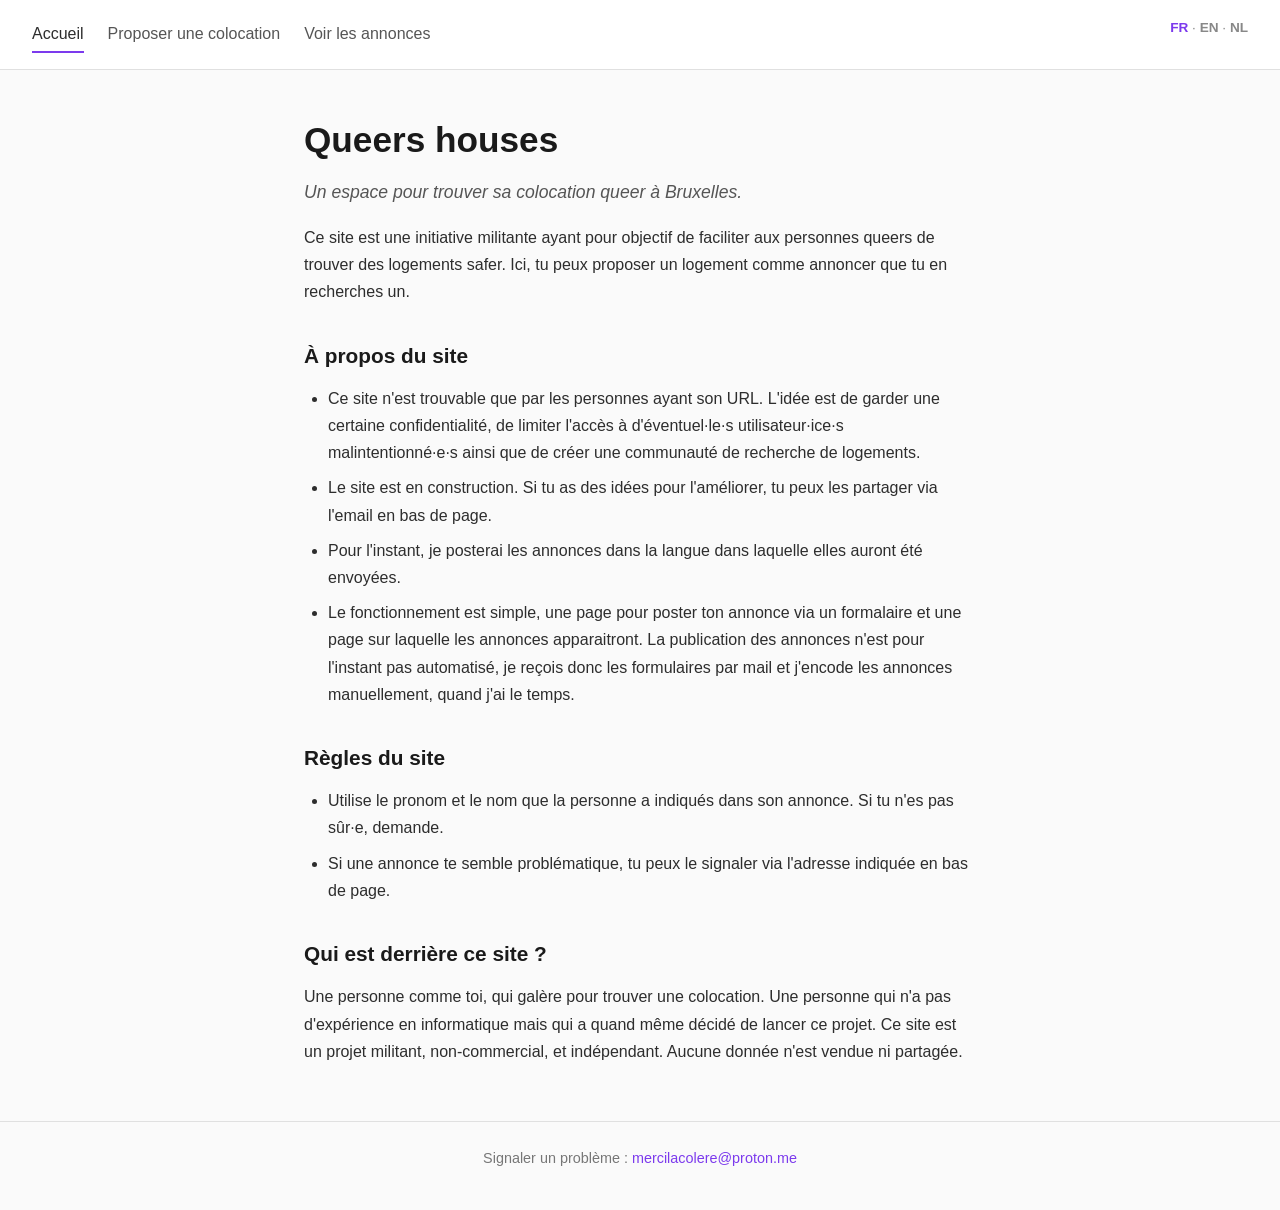
<file: index.html>
<!DOCTYPE html>
<html lang="fr">
<head>
  <meta charset="UTF-8">
  <meta name="viewport" content="width=device-width, initial-scale=1.0">
  <meta name="robots" content="noindex, nofollow">
  <title>Queers houses</title>
  <link rel="stylesheet" href="style.css">
</head>
<body>
  <header>
    <nav>
      <a href="index.html" class="active">Accueil</a>
      <a href="proposer.html">Proposer une colocation</a>
      <a href="annonces.html">Voir les annonces</a>
      <span class="lang-switcher">
        <a href="index.html" class="active">FR</a> ·
        <a href="index-en.html">EN</a> ·
        <a href="index-nl.html">NL</a>
      </span>
    </nav>
  </header>

  <main>
    <section class="hero">
      <h1>Queers houses</h1>
      <p class="tagline">Un espace pour trouver sa colocation queer à Bruxelles.</p>
      <p>Ce site est une initiative militante ayant pour objectif de faciliter aux personnes queers de trouver des logements safer. Ici, tu peux proposer un logement comme annoncer que tu en recherches un.</p>
    </section>

    <section>
      <h2>À propos du site</h2>
      <ul>
        <li>Ce site n'est trouvable que par les personnes ayant son URL. L'idée est de garder une certaine confidentialité, de limiter l'accès à d'éventuel·le·s utilisateur·ice·s malintentionné·e·s ainsi que de créer une communauté de recherche de logements.</li>
        <li>Le site est en construction. Si tu as des idées pour l'améliorer, tu peux les partager via l'email en bas de page.</li>
        <li>Pour l'instant, je posterai les annonces dans la langue dans laquelle elles auront été envoyées.</li>
        <li>Le fonctionnement est simple, une page pour poster ton annonce via un formalaire et une page sur laquelle les annonces apparaitront. La publication des annonces n'est pour l'instant pas automatisé, je reçois donc les formulaires par mail et j'encode les annonces manuellement, quand j'ai le temps.</li>
      </ul>
    </section>

    <section>
      <h2>Règles du site</h2>
      <ul>
        <li>Utilise le pronom et le nom que la personne a indiqués dans son annonce. Si tu n'es pas sûr·e, demande.</li>
        <li>Si une annonce te semble problématique, tu peux le signaler via l'adresse indiquée en bas de page.</li>
      </ul>
    </section>

    <section>
      <h2>Qui est derrière ce site ?</h2>
      <p>Une personne comme toi, qui galère pour trouver une colocation. Une personne qui n'a pas d'expérience en informatique mais qui a quand même décidé de lancer ce projet. Ce site est un projet militant, non-commercial, et indépendant. Aucune donnée n'est vendue ni partagée.</p>
    </section>
  </main>

  <footer>
    <p>Signaler un problème : <a href="mailto:mercilacolere@proton.me">mercilacolere@proton.me</a></p>
  </footer>
</body>
</html>
</file>
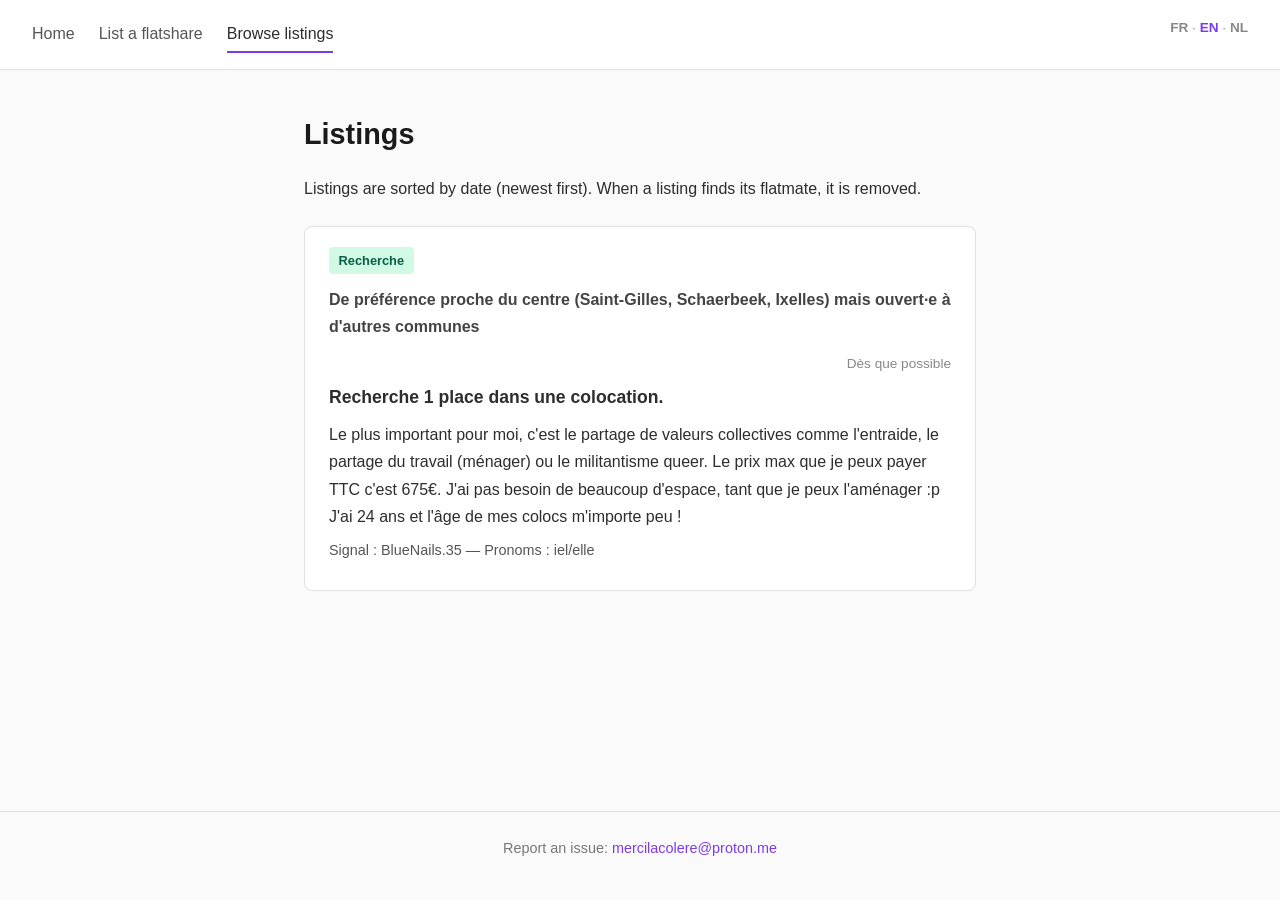
<file: annonces-en.html>
<!DOCTYPE html>
<html lang="en">
<head>
  <meta charset="UTF-8">
  <meta name="viewport" content="width=device-width, initial-scale=1.0">
  <meta name="robots" content="noindex, nofollow">
  <title>Listings — Queers houses</title>
  <link rel="stylesheet" href="style.css">
</head>
<body>
  <header>
    <nav>
      <a href="index-en.html">Home</a>
      <a href="proposer-en.html">List a flatshare</a>
      <a href="annonces-en.html" class="active">Browse listings</a>
      <span class="lang-switcher">
        <a href="index.html">FR</a> ·
        <a href="annonces-en.html" class="active">EN</a> ·
        <a href="annonces-nl.html">NL</a>
      </span>
    </nav>
  </header>

  <main>
    <h1>Listings</h1>
    <p>Listings are sorted by date (newest first). When a listing finds its flatmate, it is removed.</p>

    <div class="annonces">
      <!-- Listings are added manually for now.
           Copy-paste this block for each new listing: -->

      <article class="annonce">
        <div class="annonce-meta">
          <span class="badge badge-chercher">Recherche</span>
          <span class="annonce-quartier">De préférence proche du centre (Saint-Gilles, Schaerbeek, Ixelles) mais ouvert·e à d'autres communes</span>
          <span class="annonce-date">Dès que possible</span>
        </div>
        <h3>Recherche 1 place dans une colocation.</h3>
        <!--<div class="annonce-photos">
          <img src="images/Photo-de-test.jpg" alt="Description photo" loading="lazy">
        </div>-->
        <p>Le plus important pour moi, c'est le partage de valeurs collectives comme l'entraide, le partage du travail (ménager) ou le militantisme queer. Le prix max que je peux payer TTC c'est 675€. J'ai pas besoin de beaucoup d'espace, tant que je peux l'aménager :p <br>J'ai 24 ans et l'âge de mes colocs m'importe peu !</p>
        <p class="annonce-contact">Signal : BlueNails.35 — Pronoms : iel/elle</p>
      </article>

      <!-- Prototype pour annonce qui propose une coloc
      <article class="annonce">
        <div class="annonce-meta">
          <span class="badge badge-proposer">Offering</span>
          <span class="annonce-quartier">Somewhere</span>
          <span class="annonce-date">Someday</span>
        </div>
        <h3>Annonce fictive qui servira de template pour les suivantes.</h3>
        <div class="annonce-photos">
          <img src="images/Photo-de-test.jpg" alt="Description photo" loading="lazy">
        </div>
        <p>Description sw@g</p>
        <p class="annonce-contact">Contact : exemple@proton.me — Pronoms : iel</p>
      </article>-->

    </div>

    <p class="empty-state" id="empty-state" style="display:none;">
      No listings yet. Be the first to post one!
    </p>
  </main>

  <footer>
    <p>Report an issue: <a href="mailto:mercilacolere@proton.me">mercilacolere@proton.me</a></p>
  </footer>
</body>
</html>
</file>
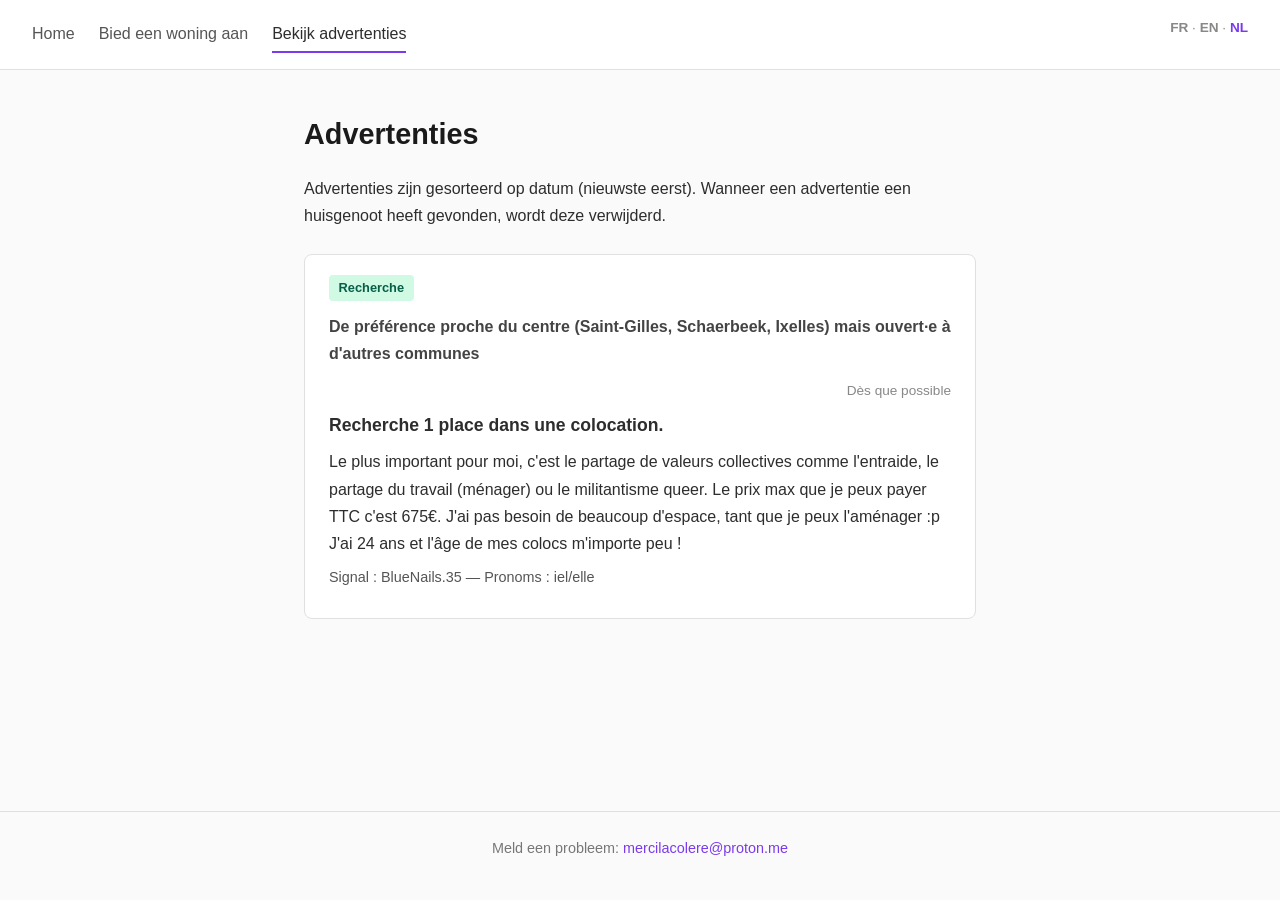
<file: annonces-nl.html>
<!DOCTYPE html>
<html lang="nl">
<head>
  <meta charset="UTF-8">
  <meta name="viewport" content="width=device-width, initial-scale=1.0">
  <meta name="robots" content="noindex, nofollow">
  <title>Advertenties — Queers houses</title>
  <link rel="stylesheet" href="style.css">
</head>
<body>
  <header>
    <nav>
      <a href="index-nl.html">Home</a>
      <a href="proposer-nl.html">Bied een woning aan</a>
      <a href="annonces-nl.html" class="active">Bekijk advertenties</a>
      <span class="lang-switcher">
        <a href="index.html">FR</a> ·
        <a href="annonces-en.html">EN</a> ·
        <a href="annonces-nl.html" class="active">NL</a>
      </span>
    </nav>
  </header>

  <main>
    <h1>Advertenties</h1>
    <p>Advertenties zijn gesorteerd op datum (nieuwste eerst). Wanneer een advertentie een huisgenoot heeft gevonden, wordt deze verwijderd.</p>

    <div class="annonces">
      <!-- Advertenties worden voorlopig handmatig toegevoegd.
           Kopieer dit blok voor elke nieuwe advertentie: -->

      <article class="annonce">
        <div class="annonce-meta">
          <span class="badge badge-chercher">Recherche</span>
          <span class="annonce-quartier">De préférence proche du centre (Saint-Gilles, Schaerbeek, Ixelles) mais ouvert·e à d'autres communes</span>
          <span class="annonce-date">Dès que possible</span>
        </div>
        <h3>Recherche 1 place dans une colocation.</h3>
        <!--<div class="annonce-photos">
          <img src="images/Photo-de-test.jpg" alt="Description photo" loading="lazy">
        </div>-->
        <p>Le plus important pour moi, c'est le partage de valeurs collectives comme l'entraide, le partage du travail (ménager) ou le militantisme queer. Le prix max que je peux payer TTC c'est 675€. J'ai pas besoin de beaucoup d'espace, tant que je peux l'aménager :p <br>J'ai 24 ans et l'âge de mes colocs m'importe peu !</p>
        <p class="annonce-contact">Signal : BlueNails.35 — Pronoms : iel/elle</p>
      </article>

      <!-- Prototype pour annonce qui propose une coloc
      <article class="annonce">
        <div class="annonce-meta">
          <span class="badge badge-proposer">Biedt aan</span>
          <span class="annonce-quartier">Somewhere</span>
          <span class="annonce-date">Someday</span>
        </div>
        <h3>Annonce fictive qui servira de template pour les suivantes.</h3>
        <div class="annonce-photos">
          <img src="images/Photo-de-test.jpg" alt="Description photo" loading="lazy">
        </div>
        <p>Description sw@g</p>
        <p class="annonce-contact">Contact : exemple@proton.me — Pronoms : iel</p>
      </article>-->

    </div>

    <p class="empty-state" id="empty-state" style="display:none;">
      Nog geen advertenties. Wees de eerste om er een te plaatsen!
    </p>
  </main>

  <footer>
    <p>Meld een probleem: <a href="mailto:mercilacolere@proton.me">mercilacolere@proton.me</a></p>
  </footer>
</body>
</html>
</file>
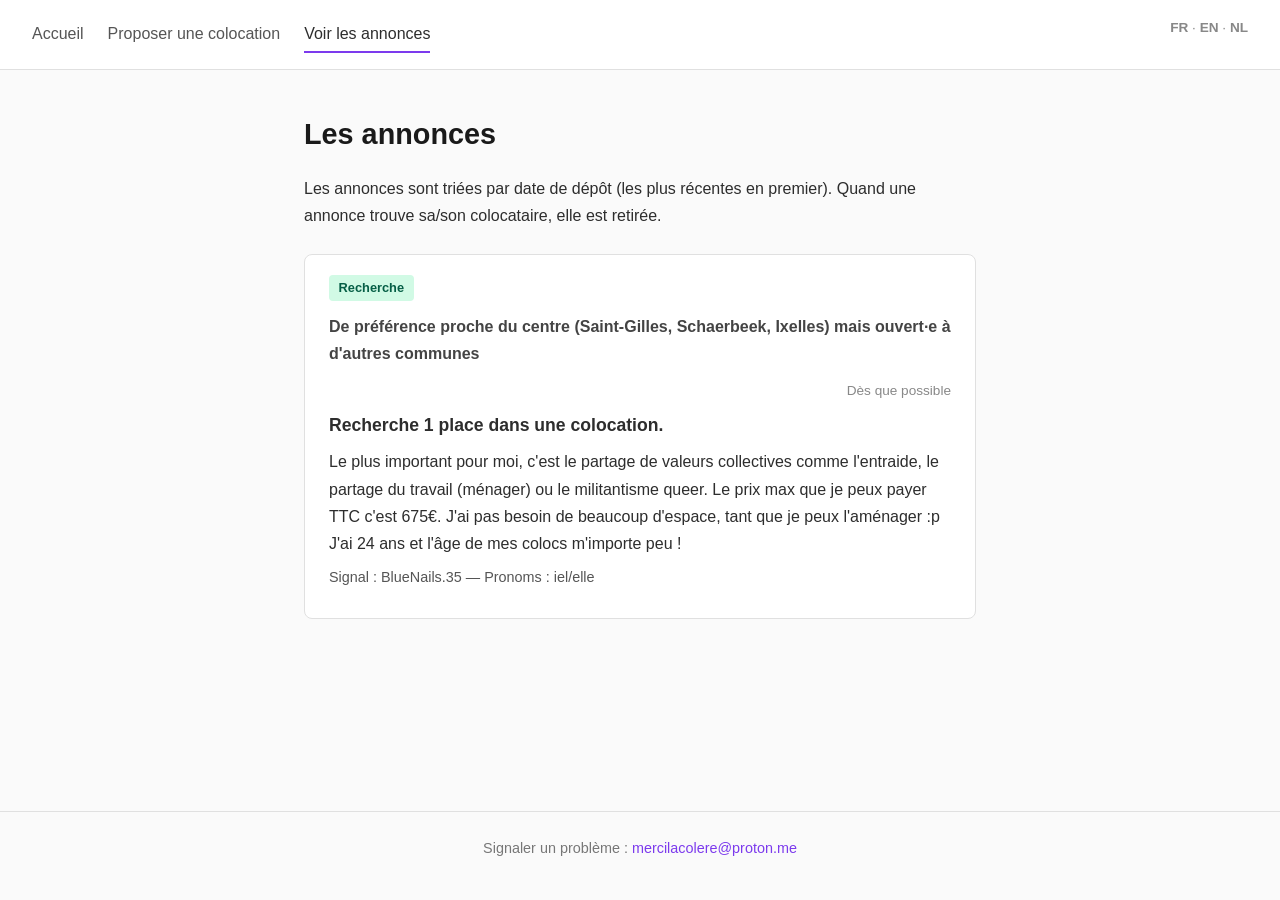
<file: annonces.html>
<!DOCTYPE html>
<html lang="fr">
<head>
  <meta charset="UTF-8">
  <meta name="viewport" content="width=device-width, initial-scale=1.0">
  <meta name="robots" content="noindex, nofollow">
  <title>Les annonces — Queers houses</title>
  <link rel="stylesheet" href="style.css">
</head>
<body>
  <header>
    <nav>
      <a href="index.html">Accueil</a>
      <a href="proposer.html">Proposer une colocation</a>
      <a href="annonces.html" class="active">Voir les annonces</a>
      <span class="lang-switcher">
        <a href="index.html">FR</a> ·
        <a href="annonces-en.html">EN</a> ·
        <a href="annonces-nl.html">NL</a>
      </span>
    </nav>
  </header>

  <main>
    <h1>Les annonces</h1>
    <p>Les annonces sont triées par date de dépôt (les plus récentes en premier). Quand une annonce trouve sa/son colocataire, elle est retirée.</p>

    <div class="annonces">
      <!-- Les annonces seront ajoutées ici manuellement pour l'instant.
           Format à copier-coller pour chaque annonce : -->
      
      <article class="annonce">
        <div class="annonce-meta">
          <span class="badge badge-chercher">Recherche</span>
          <span class="annonce-quartier">De préférence proche du centre (Saint-Gilles, Schaerbeek, Ixelles) mais ouvert·e à d'autres communes</span>
          <span class="annonce-date">Dès que possible</span>
        </div>
        <h3>Recherche 1 place dans une colocation.</h3>
        <!--<div class="annonce-photos">
          <img src="images/Photo-de-test.jpg" alt="Description photo" loading="lazy">
        </div>-->
        <p>Le plus important pour moi, c'est le partage de valeurs collectives comme l'entraide, le partage du travail (ménager) ou le militantisme queer. Le prix max que je peux payer TTC c'est 675€. J'ai pas besoin de beaucoup d'espace, tant que je peux l'aménager :p <br>J'ai 24 ans et l'âge de mes colocs m'importe peu !</p>
        <p class="annonce-contact">Signal : BlueNails.35 — Pronoms : iel/elle</p>
      </article>

      <!-- Prototype pour annonce qui propose une coloc
      <article class="annonce">
        <div class="annonce-meta">
          <span class="badge badge-proposer">Propose</span>
          <span class="annonce-quartier">Somewhere</span>
          <span class="annonce-date">Someday</span>
        </div>
        <h3>Annonce fictive qui servira de template pour les suivantes.</h3>
        <div class="annonce-photos">
          <img src="images/Photo-de-test.jpg" alt="Description photo" loading="lazy">
        </div>
        <p>Description sw@g</p>
        <p class="annonce-contact">Contact : exemple@proton.me — Pronoms : iel</p>
      </article>-->

    </div>

    <p class="empty-state" id="empty-state" style="display:none;">
      Aucune annonce pour le moment. Sois la première personne à en proposer une !
    </p>
  </main>

  <footer>
    <p>Signaler un problème : <a href="mailto:mercilacolere@proton.me">mercilacolere@proton.me</a></p>
  </footer>
</body>
</html>
</file>
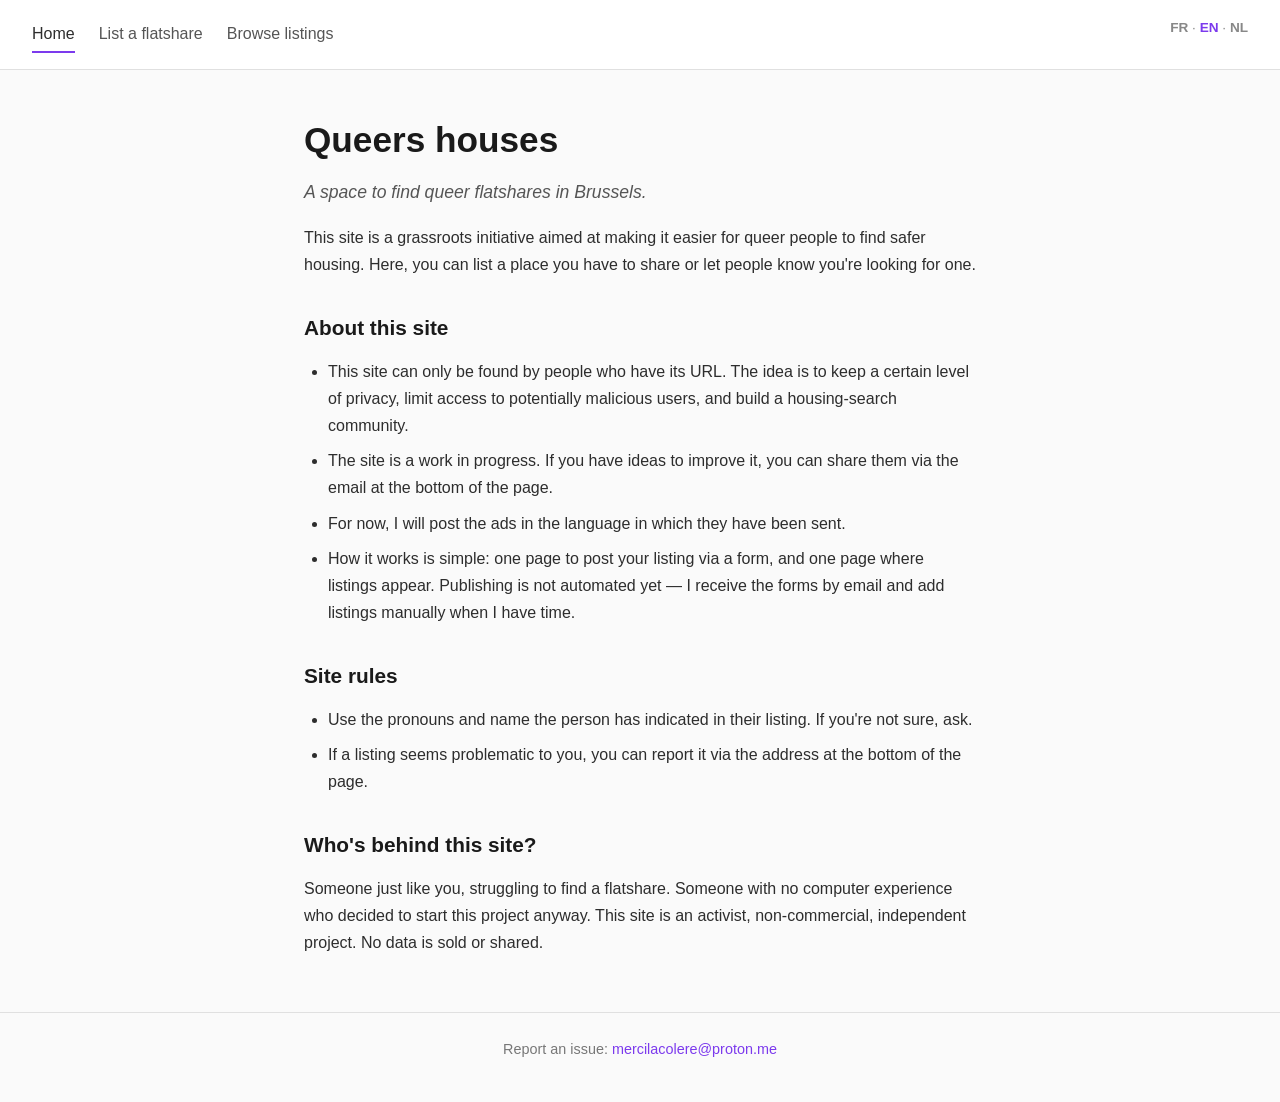
<file: index-en.html>
<!DOCTYPE html>
<html lang="en">
<head>
  <meta charset="UTF-8">
  <meta name="viewport" content="width=device-width, initial-scale=1.0">
  <meta name="robots" content="noindex, nofollow">
  <title>Queers houses</title>
  <link rel="stylesheet" href="style.css">
</head>
<body>
  <header>
    <nav>
      <a href="index-en.html" class="active">Home</a>
      <a href="proposer-en.html">List a flatshare</a>
      <a href="annonces-en.html">Browse listings</a>
      <span class="lang-switcher">
        <a href="index.html">FR</a> ·
        <a href="index-en.html" class="active">EN</a> ·
        <a href="index-nl.html">NL</a>
      </span>
    </nav>
  </header>

  <main>
    <section class="hero">
      <h1>Queers houses</h1>
      <p class="tagline">A space to find queer flatshares in Brussels.</p>
      <p>This site is a grassroots initiative aimed at making it easier for queer people to find safer housing. Here, you can list a place you have to share or let people know you're looking for one.</p>
    </section>

    <section>
      <h2>About this site</h2>
      <ul>
        <li>This site can only be found by people who have its URL. The idea is to keep a certain level of privacy, limit access to potentially malicious users, and build a housing-search community.</li>
        <li>The site is a work in progress. If you have ideas to improve it, you can share them via the email at the bottom of the page.</li>
        <li>For now, I will post the ads in the language in which they have been sent.</li>
        <li>How it works is simple: one page to post your listing via a form, and one page where listings appear. Publishing is not automated yet — I receive the forms by email and add listings manually when I have time.</li>
      </ul>
    </section>

    <section>
      <h2>Site rules</h2>
      <ul>
        <li>Use the pronouns and name the person has indicated in their listing. If you're not sure, ask.</li>
        <li>If a listing seems problematic to you, you can report it via the address at the bottom of the page.</li>
      </ul>
    </section>

    <section>
      <h2>Who's behind this site?</h2>
      <p>Someone just like you, struggling to find a flatshare. Someone with no computer experience who decided to start this project anyway. This site is an activist, non-commercial, independent project. No data is sold or shared.</p>
    </section>
  </main>

  <footer>
    <p>Report an issue: <a href="mailto:mercilacolere@proton.me">mercilacolere@proton.me</a></p>
  </footer>
</body>
</html>
</file>
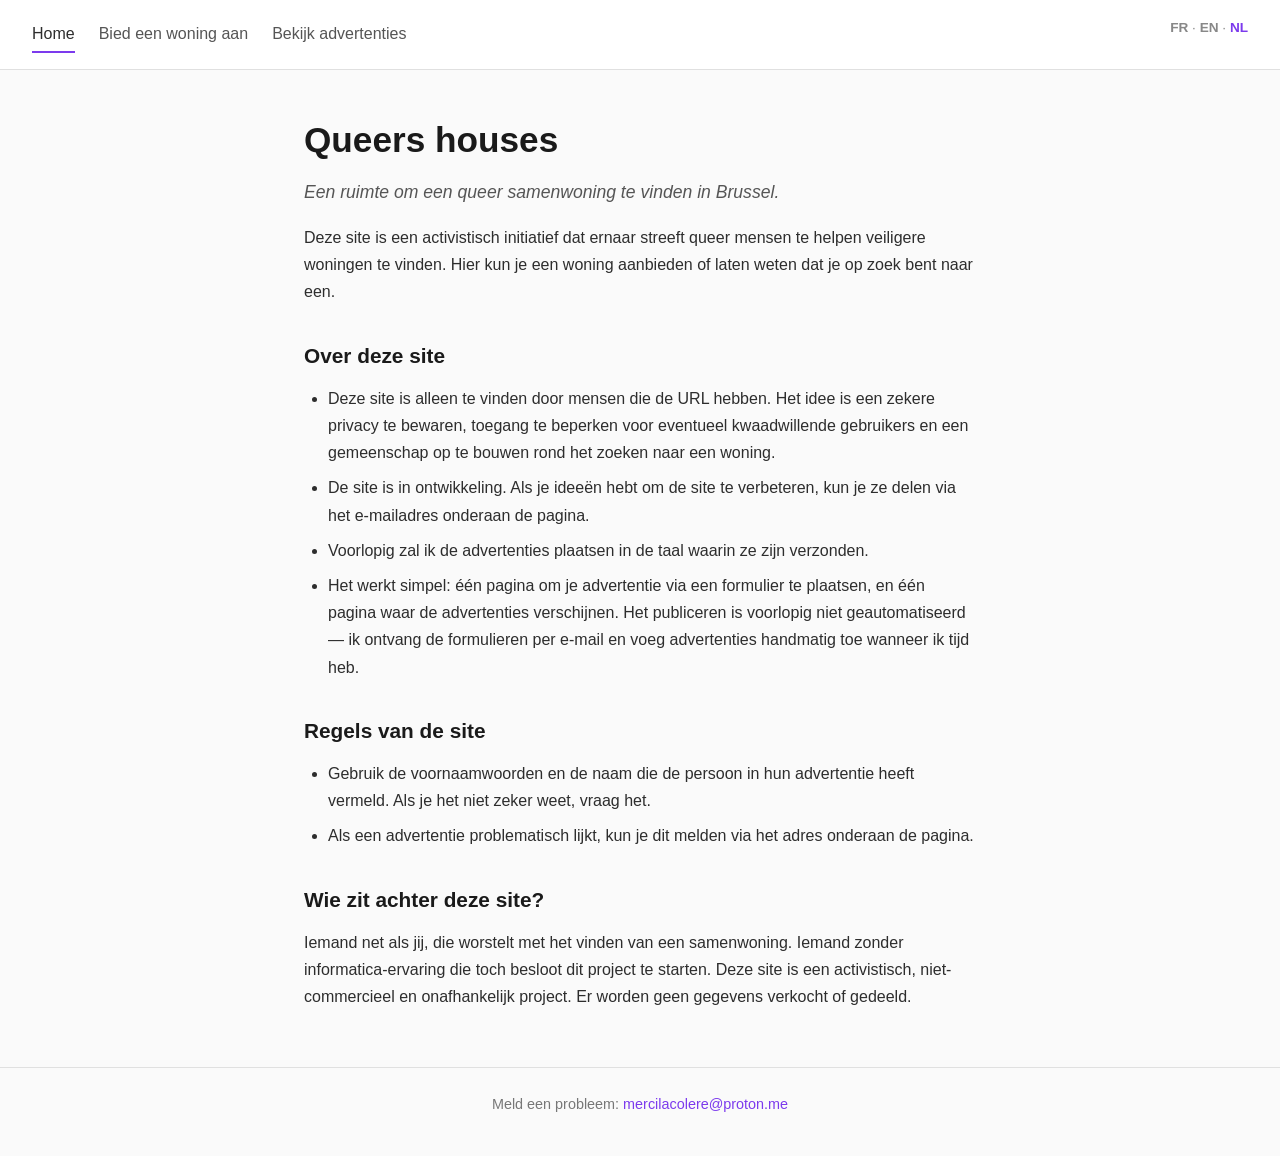
<file: index-nl.html>
<!DOCTYPE html>
<html lang="nl">
<head>
  <meta charset="UTF-8">
  <meta name="viewport" content="width=device-width, initial-scale=1.0">
  <meta name="robots" content="noindex, nofollow">
  <title>Queers houses</title>
  <link rel="stylesheet" href="style.css">
</head>
<body>
  <header>
    <nav>
      <a href="index-nl.html" class="active">Home</a>
      <a href="proposer-nl.html">Bied een woning aan</a>
      <a href="annonces-nl.html">Bekijk advertenties</a>
      <span class="lang-switcher">
        <a href="index.html">FR</a> ·
        <a href="index-en.html">EN</a> ·
        <a href="index-nl.html" class="active">NL</a>
      </span>
    </nav>
  </header>

  <main>
    <section class="hero">
      <h1>Queers houses</h1>
      <p class="tagline">Een ruimte om een queer samenwoning te vinden in Brussel.</p>
      <p>Deze site is een activistisch initiatief dat ernaar streeft queer mensen te helpen veiligere woningen te vinden. Hier kun je een woning aanbieden of laten weten dat je op zoek bent naar een.</p>
    </section>

    <section>
      <h2>Over deze site</h2>
      <ul>
        <li>Deze site is alleen te vinden door mensen die de URL hebben. Het idee is een zekere privacy te bewaren, toegang te beperken voor eventueel kwaadwillende gebruikers en een gemeenschap op te bouwen rond het zoeken naar een woning.</li>
        <li>De site is in ontwikkeling. Als je ideeën hebt om de site te verbeteren, kun je ze delen via het e-mailadres onderaan de pagina.</li>
        <li>Voorlopig zal ik de advertenties plaatsen in de taal waarin ze zijn verzonden.</li>
        <li>Het werkt simpel: één pagina om je advertentie via een formulier te plaatsen, en één pagina waar de advertenties verschijnen. Het publiceren is voorlopig niet geautomatiseerd — ik ontvang de formulieren per e-mail en voeg advertenties handmatig toe wanneer ik tijd heb.</li>
      </ul>
    </section>

    <section>
      <h2>Regels van de site</h2>
      <ul>
        <li>Gebruik de voornaamwoorden en de naam die de persoon in hun advertentie heeft vermeld. Als je het niet zeker weet, vraag het.</li>
        <li>Als een advertentie problematisch lijkt, kun je dit melden via het adres onderaan de pagina.</li>
      </ul>
    </section>

    <section>
      <h2>Wie zit achter deze site?</h2>
      <p>Iemand net als jij, die worstelt met het vinden van een samenwoning. Iemand zonder informatica-ervaring die toch besloot dit project te starten. Deze site is een activistisch, niet-commercieel en onafhankelijk project. Er worden geen gegevens verkocht of gedeeld.</p>
    </section>
  </main>

  <footer>
    <p>Meld een probleem: <a href="mailto:mercilacolere@proton.me">mercilacolere@proton.me</a></p>
  </footer>
</body>
</html>
</file>
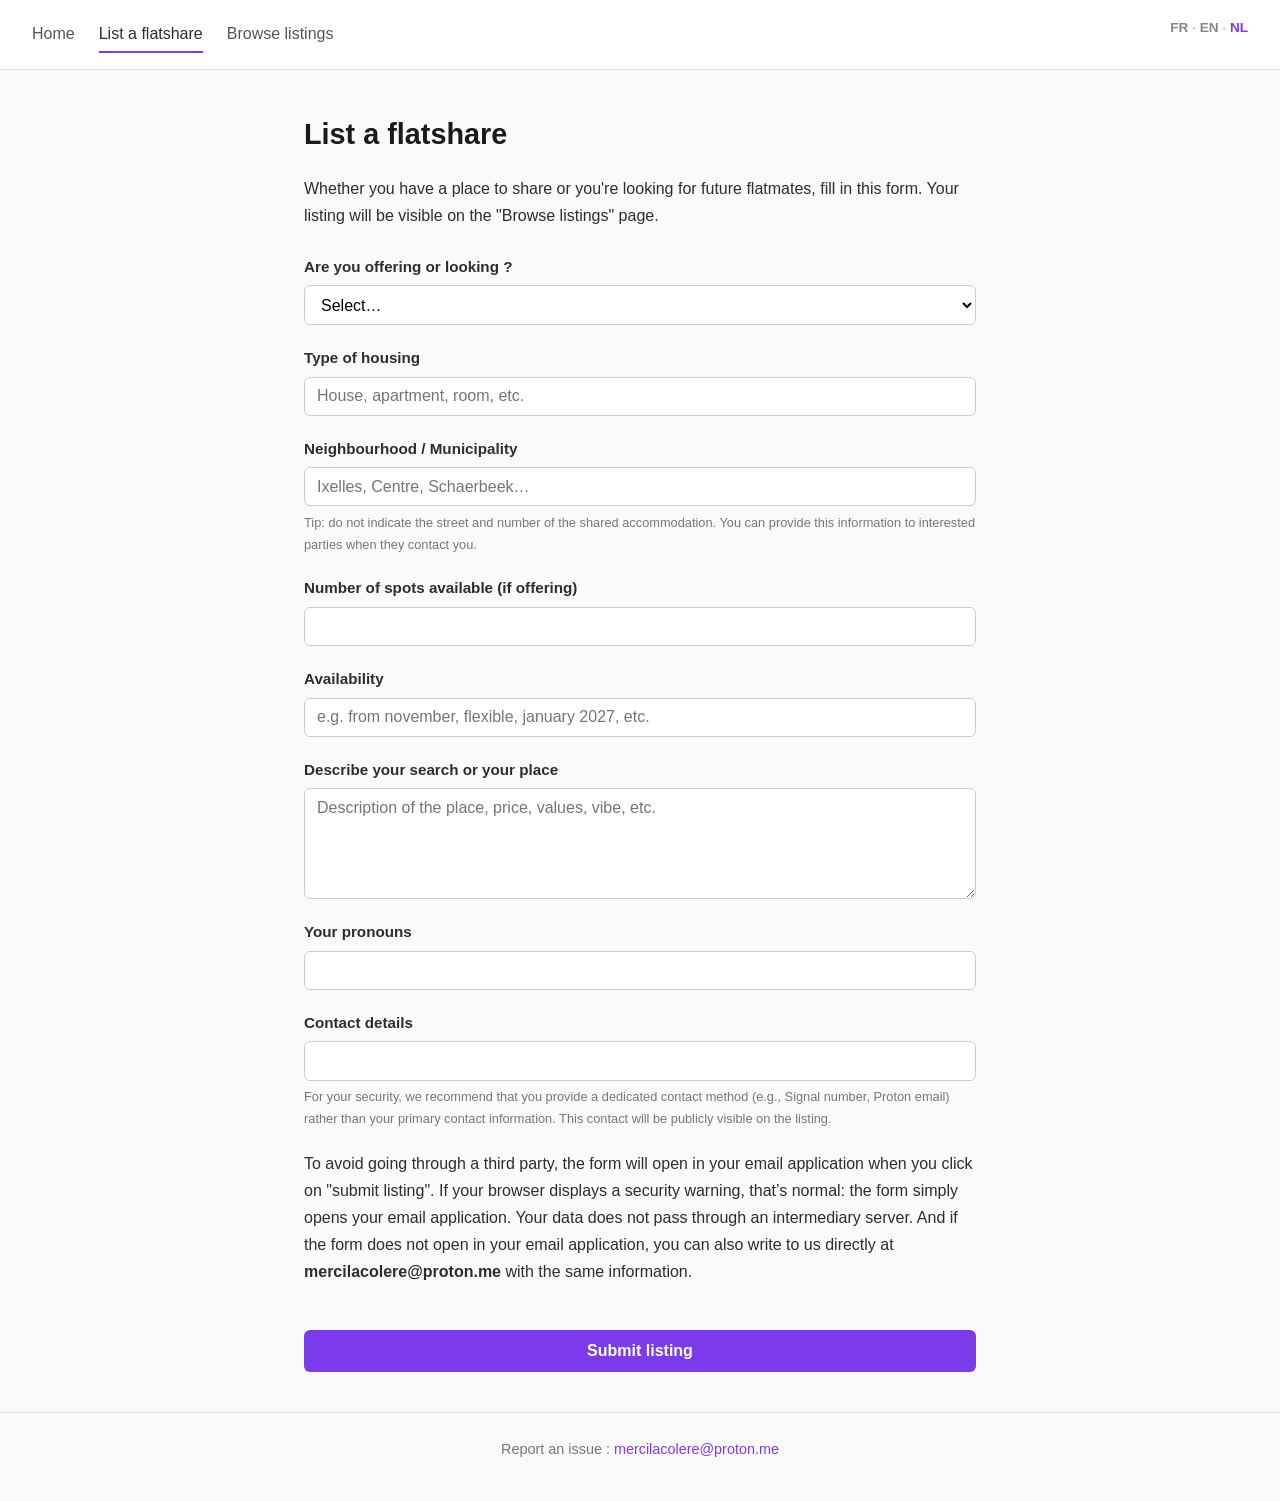
<file: proposer-en.html>
<!DOCTYPE html>
<html lang="en">
<head>
  <meta charset="UTF-8">
  <meta name="viewport" content="width=device-width, initial-scale=1.0">
  <meta name="robots" content="noindex, nofollow">
  <title>List a flatshare — Queers houses</title>
  <link rel="stylesheet" href="style.css">
</head>
<body>
  <header>
    <nav>
      <a href="index-en.html">Home</a>
      <a href="proposer-en.html" class="active">List a flatshare</a>
      <a href="annonces-en.html">Browse listings</a>
      <span class="lang-switcher">
        <a href="index.html">FR</a> ·
        <a href="proposer-en.html">EN</a> ·
        <a href="proposer-nl.html" class="active">NL</a>
      </span>
    </nav>
  </header>

  <main>
    <h1>List a flatshare</h1>
    <p>Whether you have a place to share or you're looking for future flatmates, fill in this form. Your listing will be visible on the "Browse listings" page.</p>

    <form action="mailto:mercilacolere@proton.me" method="post" class="form" onsubmit="return formatEmail(this)">
      <div class="form-group">
        <label for="type">Are you offering or looking ?</label>
        <select id="type" name="type" required>
          <option value="" disabled selected>Select…</option>
          <option value="proposer">I'm offering a place / a room</option>
          <option value="chercher">I'm looking for a place / flatmates</option>
        </select>
      </div>

      <div class="form-group">
        <label for="logement">Type of housing</label>
        <input type="text" id="logement" name="logement" placeholder="House, apartment, room, etc." required>
      </div>

      <div class="form-group">
        <label for="quartier">Neighbourhood / Municipality</label>
        <input type="text" id="quartier" name="quartier" placeholder="Ixelles, Centre, Schaerbeek…" required>
        <small>Tip: do not indicate the street and number of the shared accommodation. You can provide this information to interested parties when they contact you.</small>
      </div>

      <div class="form-group">
        <label for="places">Number of spots available (if offering)</label>
        <input type="number" id="places" name="places" min="1" max="10">
      </div>

      <div class="form-group">
        <label for="dispo">Availability</label>
        <input type="text" id="dispo" name="dispo" placeholder="e.g. from november, flexible, january 2027, etc." required>
      </div>

      <div class="form-group">
        <label for="description">Describe your search or your place</label>
        <textarea id="description" name="description" rows="5" placeholder="Description of the place, price, values, vibe, etc." required></textarea>
      </div>

      <div class="form-group">
        <label for="pronoms">Your pronouns</label>
        <input type="text" id="pronoms" name="pronoms" required>
      </div>

      <div class="form-group">
        <label for="contact">Contact details</label>
        <input type="text" id="contact" name="contact" required>
        <small>For your security, we recommend that you provide a dedicated contact method (e.g., Signal number, Proton email) rather than your primary contact information. This contact will be publicly visible on the listing.</small>
      </div>

      <!--<div class="form-group">
        <label for="photos">Photos (facultatif, max 3 par annonce)</label>
        <input type="file" id="photos" name="photos" accept="image/*" multiple>
        <small>Formats acceptés : JPG, PNG, WebP. Max 3 Mo par photo.</small>
      </div>-->

      <section>
        <p>To avoid going through a third party, the form will open in your email application when you click on "submit listing". If your browser displays a security warning, that’s normal: the form simply opens your email application. Your data does not pass through an intermediary server. And if the form does not open in your email application, you can also write to us directly at <b>mercilacolere@proton.me</b> with the same information.</p>
      </section>

      <button type="submit">Submit listing</button>
    </form>

<script>
function formatEmail(form) {
  const data = new FormData(form);
  let body = "";
  data.forEach(function(value, key) {
    body += key + " : " + value + "\n";
  });
  window.location.href = "mailto:mercilacolere@proton.me?body=" + encodeURIComponent(body);
  return false;
}
</script>
    
  </main>

  <footer>
    <p>Report an issue : <a href="mailto:mercilacolere@proton.me">mercilacolere@proton.me</a></p>
  </footer>
</body>
</html>
</file>
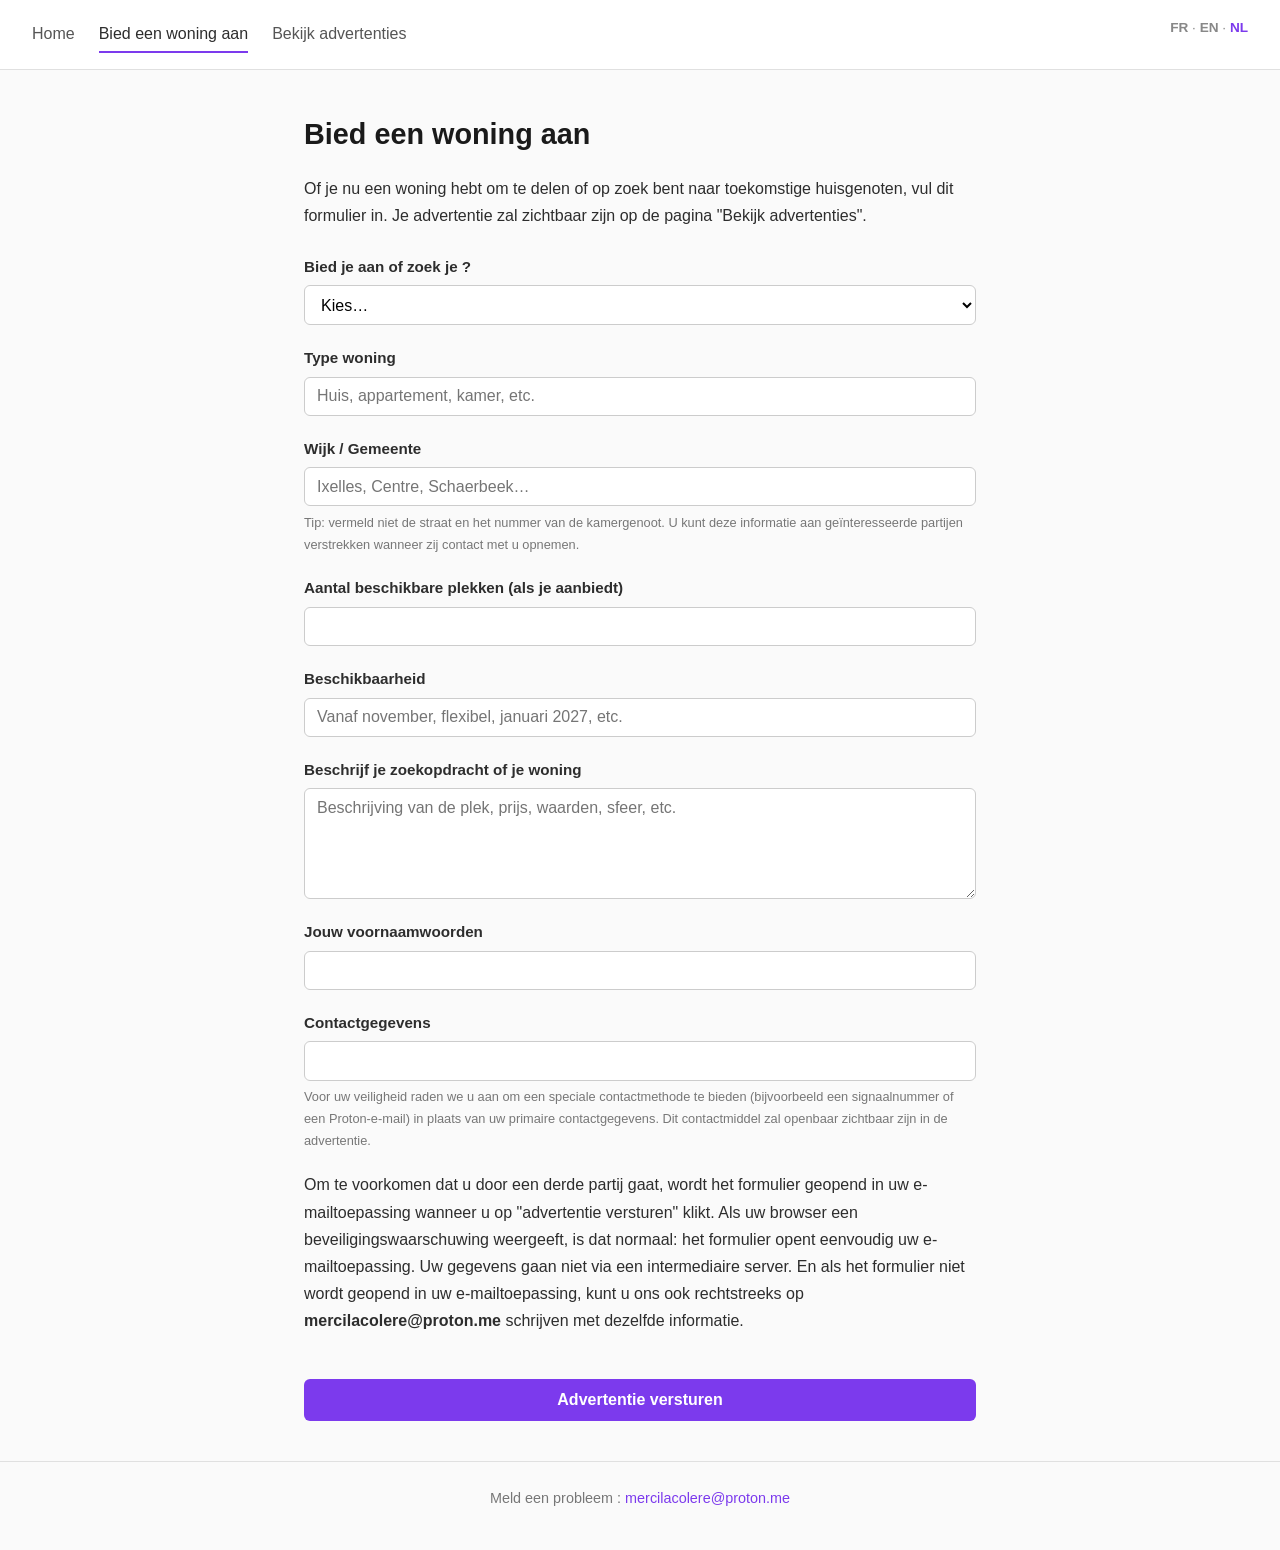
<file: proposer-nl.html>
<!DOCTYPE html>
<html lang="nl">
<head>
  <meta charset="UTF-8">
  <meta name="viewport" content="width=device-width, initial-scale=1.0">
  <meta name="robots" content="noindex, nofollow">
  <title>Bied een woning aan — Queers houses</title>
  <link rel="stylesheet" href="style.css">
</head>
<body>
  <header>
    <nav>
      <a href="index-nl.html">Home</a>
      <a href="proposer-nl.html" class="active">Bied een woning aan</a>
      <a href="annonces-nl.html">Bekijk advertenties</a>
      <span class="lang-switcher">
        <a href="index.html">FR</a> ·
        <a href="proposer-en.html">EN</a> ·
        <a href="proposer-nl.html" class="active">NL</a>
      </span>
    </nav>
  </header>

  <main>
    <h1>Bied een woning aan</h1>
    <p>Of je nu een woning hebt om te delen of op zoek bent naar toekomstige huisgenoten, vul dit formulier in. Je advertentie zal zichtbaar zijn op de pagina "Bekijk advertenties".</p>

    <form action="mailto:mercilacolere@proton.me" method="post" class="form" onsubmit="return formatEmail(this)">
      <div class="form-group">
        <label for="type">Bied je aan of zoek je ?</label>
        <select id="type" name="type" required>
          <option value="" disabled selected>Kies…</option>
          <option value="proposer">Ik bied een woning / een plek aan</option>
          <option value="chercher">Ik zoek een woning / huisgenoten</option>
        </select>
      </div>

      <div class="form-group">
        <label for="logement">Type woning</label>
        <input type="text" id="logement" name="logement" placeholder="Huis, appartement, kamer, etc." required>
      </div>

      <div class="form-group">
        <label for="quartier">Wijk / Gemeente</label>
        <input type="text" id="quartier" name="quartier" placeholder="Ixelles, Centre, Schaerbeek…" required>
        <small>Tip: vermeld niet de straat en het nummer van de kamergenoot. U kunt deze informatie aan geïnteresseerde partijen verstrekken wanneer zij contact met u opnemen.</small>
      </div>

      <div class="form-group">
        <label for="places">Aantal beschikbare plekken (als je aanbiedt)</label>
        <input type="number" id="places" name="places" min="1" max="10">
      </div>

      <div class="form-group">
        <label for="dispo">Beschikbaarheid</label>
        <input type="text" id="dispo" name="dispo" placeholder="Vanaf november, flexibel, januari 2027, etc." required>
      </div>

      <div class="form-group">
        <label for="description">Beschrijf je zoekopdracht of je woning</label>
        <textarea id="description" name="description" rows="5" placeholder="Beschrijving van de plek, prijs, waarden, sfeer, etc." required></textarea>
      </div>

      <div class="form-group">
        <label for="pronoms">Jouw voornaamwoorden</label>
        <input type="text" id="pronoms" name="pronoms" required>
      </div>

      <div class="form-group">
        <label for="contact">Contactgegevens</label>
        <input type="text" id="contact" name="contact" required>
        <small>Voor uw veiligheid raden we u aan om een speciale contactmethode te bieden (bijvoorbeeld een signaalnummer of een Proton-e-mail) in plaats van uw primaire contactgegevens. Dit contactmiddel zal openbaar zichtbaar zijn in de advertentie.</small>
      </div>

      <!--<div class="form-group">
        <label for="photos">Photos (facultatif, max 3 par annonce)</label>
        <input type="file" id="photos" name="photos" accept="image/*" multiple>
        <small>Formats acceptés : JPG, PNG, WebP. Max 3 Mo par photo.</small>
      </div>-->

      <section>
        <p>Om te voorkomen dat u door een derde partij gaat, wordt het formulier geopend in uw e-mailtoepassing wanneer u op "advertentie versturen" klikt. Als uw browser een beveiligingswaarschuwing weergeeft, is dat normaal: het formulier opent eenvoudig uw e-mailtoepassing. Uw gegevens gaan niet via een intermediaire server. En als het formulier niet wordt geopend in uw e-mailtoepassing, kunt u ons ook rechtstreeks op <b>mercilacolere@proton.me</b> schrijven met dezelfde informatie.</p>
      </section>

      <button type="submit">Advertentie versturen</button>
    </form>

<script>
function formatEmail(form) {
  const data = new FormData(form);
  let body = "";
  data.forEach(function(value, key) {
    body += key + " : " + value + "\n";
  });
  window.location.href = "mailto:mercilacolere@proton.me?body=" + encodeURIComponent(body);
  return false;
}
</script>
    
  </main>

  <footer>
    <p>Meld een probleem : <a href="mailto:mercilacolere@proton.me">mercilacolere@proton.me</a></p>
  </footer>
</body>
</html>
</file>
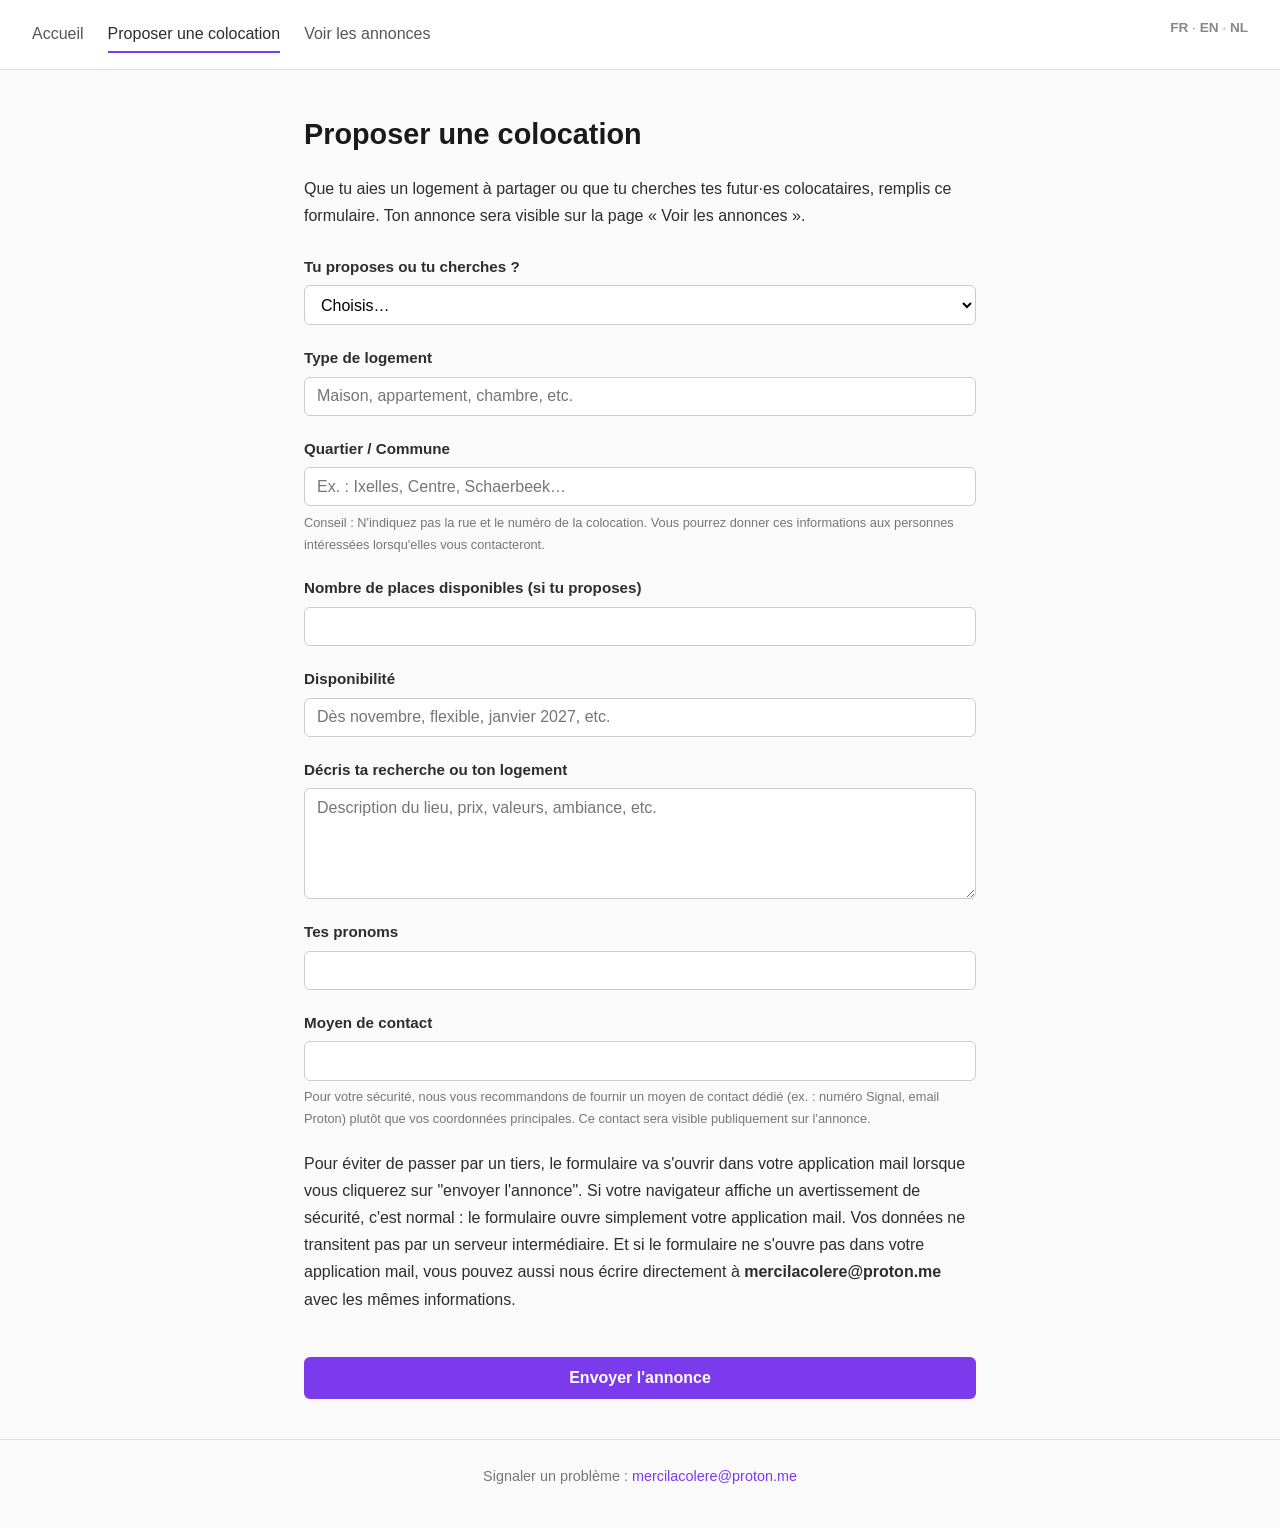
<file: proposer.html>
<!DOCTYPE html>
<html lang="fr">
<head>
  <meta charset="UTF-8">
  <meta name="viewport" content="width=device-width, initial-scale=1.0">
  <meta name="robots" content="noindex, nofollow">
  <title>Proposer une colocation — Queers houses</title>
  <link rel="stylesheet" href="style.css">
</head>
<body>
  <header>
    <nav>
      <a href="index.html">Accueil</a>
      <a href="proposer.html" class="active">Proposer une colocation</a>
      <a href="annonces.html">Voir les annonces</a>
      <span class="lang-switcher">
        <a href="index.html">FR</a> ·
        <a href="proposer-en.html">EN</a> ·
        <a href="proposer-nl.html">NL</a>
      </span>
    </nav>
  </header>

  <main>
    <h1>Proposer une colocation</h1>
    <p>Que tu aies un logement à partager ou que tu cherches tes futur·es colocataires, remplis ce formulaire. Ton annonce sera visible sur la page « Voir les annonces ».</p>

    <form action="mailto:mercilacolere@proton.me" method="post" class="form" onsubmit="return formatEmail(this)">
      <div class="form-group">
        <label for="type">Tu proposes ou tu cherches ?</label>
        <select id="type" name="type" required>
          <option value="" disabled selected>Choisis…</option>
          <option value="proposer">Je propose un logement / une place</option>
          <option value="chercher">Je cherche un logement / des colocataires</option>
        </select>
      </div>

      <div class="form-group">
        <label for="logement">Type de logement</label>
        <input type="text" id="logement" name="logement" placeholder="Maison, appartement, chambre, etc." required>
      </div>

      <div class="form-group">
        <label for="quartier">Quartier / Commune</label>
        <input type="text" id="quartier" name="quartier" placeholder="Ex. : Ixelles, Centre, Schaerbeek…" required>
        <small>Conseil : N'indiquez pas la rue et le numéro de la colocation. Vous pourrez donner ces informations aux personnes intéressées lorsqu'elles vous contacteront.</small>
      </div>

      <div class="form-group">
        <label for="places">Nombre de places disponibles (si tu proposes)</label>
        <input type="number" id="places" name="places" min="1" max="10">
      </div>

      <div class="form-group">
        <label for="dispo">Disponibilité</label>
        <input type="text" id="dispo" name="dispo" placeholder="Dès novembre, flexible, janvier 2027, etc." required>
      </div>

      <div class="form-group">
        <label for="description">Décris ta recherche ou ton logement</label>
        <textarea id="description" name="description" rows="5" placeholder="Description du lieu, prix, valeurs, ambiance, etc." required></textarea>
      </div>

      <div class="form-group">
        <label for="pronoms">Tes pronoms</label>
        <input type="text" id="pronoms" name="pronoms" required>
      </div>

      <div class="form-group">
        <label for="contact">Moyen de contact</label>
        <input type="text" id="contact" name="contact" required>
        <small>Pour votre sécurité, nous vous recommandons de fournir un moyen de contact dédié (ex. : numéro Signal, email Proton) plutôt que vos coordonnées principales. Ce contact sera visible publiquement sur l'annonce.</small>
      </div>

      <!--<div class="form-group">
        <label for="photos">Photos (facultatif, max 3 par annonce)</label>
        <input type="file" id="photos" name="photos" accept="image/*" multiple>
        <small>Formats acceptés : JPG, PNG, WebP. Max 3 Mo par photo.</small>
      </div>-->

      <section>
        <p>Pour éviter de passer par un tiers, le formulaire va s'ouvrir dans votre application mail lorsque vous cliquerez sur "envoyer l'annonce". Si votre navigateur affiche un avertissement de sécurité, c'est normal : le formulaire ouvre simplement votre application mail. Vos données ne transitent pas par un serveur intermédiaire. Et si le formulaire ne s'ouvre pas dans votre application mail, vous pouvez aussi nous écrire directement à <b>mercilacolere@proton.me</b> avec les mêmes informations.</p>
      </section>

      <button type="submit">Envoyer l'annonce</button>
    </form>

<script>
function formatEmail(form) {
  const data = new FormData(form);
  let body = "";
  data.forEach(function(value, key) {
    body += key + " : " + value + "\n";
  });
  window.location.href = "mailto:mercilacolere@proton.me?body=" + encodeURIComponent(body);
  return false;
}
</script>
    
  </main>

  <footer>
    <p>Signaler un problème : <a href="mailto:mercilacolere@proton.me">mercilacolere@proton.me</a></p>
  </footer>
</body>
</html>
</file>
<file: style.css>
/* ===== Reset & Base ===== */
*, *::before, *::after {
  box-sizing: border-box;
  margin: 0;
  padding: 0;
}

body {
  font-family: 'Liberation Sans', 'Segoe UI', system-ui, sans-serif;
  line-height: 1.7;
  color: #2d2d2d;
  background: #fafafa;
  min-height: 100vh;
  display: flex;
  flex-direction: column;
}

/* ===== Header & Nav ===== */
header {
  background: #fff;
  border-bottom: 1px solid #e0e0e0;
  padding: 1rem 2rem;
}

nav {
  display: flex;
  gap: 1.5rem;
  flex-wrap: wrap;
}

nav a {
  text-decoration: none;
  color: #555;
  font-weight: 500;
  padding: 0.25rem 0;
  border-bottom: 2px solid transparent;
  transition: color 0.2s, border-color 0.2s;
}

nav a:hover {
  color: #2d2d2d;
}

nav a.active {
  color: #2d2d2d;
  border-bottom-color: #7c3aed;
}

/* ===== Main ===== */
main {
  flex: 1;
  max-width: 720px;
  width: 100%;
  margin: 0 auto;
  padding: 2.5rem 1.5rem;
}

h1 {
  font-size: 1.8rem;
  margin-bottom: 1rem;
  color: #1a1a1a;
}

h2 {
  font-size: 1.3rem;
  margin: 2rem 0 0.75rem;
  color: #1a1a1a;
}

p {
  margin-bottom: 1rem;
}

ul, ol {
  padding-left: 1.5rem;
  margin-bottom: 1rem;
}

li {
  margin-bottom: 0.5rem;
}

/* ===== Hero ===== */
.hero {
  margin-bottom: 2rem;
}

.hero h1 {
  font-size: 2.2rem;
  margin-bottom: 0.5rem;
}

.tagline {
  font-size: 1.1rem;
  color: #555;
  font-style: italic;
}

/* ===== Form ===== */
.form {
  margin-top: 1.5rem;
  display: flex;
  flex-direction: column;
  gap: 1.25rem;
}

.form-group {
  display: flex;
  flex-direction: column;
  gap: 0.35rem;
}

.form-group label {
  font-weight: 600;
  font-size: 0.95rem;
}

.form-group small {
  color: #777;
  font-size: 0.8rem;
}

.form-group input,
.form-group select,
.form-group textarea {
  padding: 0.6rem 0.75rem;
  border: 1px solid #ccc;
  border-radius: 6px;
  font-size: 1rem;
  font-family: inherit;
  background: #fff;
  transition: border-color 0.2s;
}

.form-group input:focus,
.form-group select:focus,
.form-group textarea:focus {
  outline: none;
  border-color: #7c3aed;
  box-shadow: 0 0 0 3px rgba(124, 58, 237, 0.1);
}

.form-group textarea {
  resize: vertical;
  min-height: 100px;
}

button[type="submit"] {
  margin-top: 0.5rem;
  padding: 0.75rem 1.5rem;
  background: #7c3aed;
  color: #fff;
  border: none;
  border-radius: 6px;
  font-size: 1rem;
  font-weight: 600;
  cursor: pointer;
  transition: background 0.2s;
}

button[type="submit"]:hover {
  background: #6d28d9;
}

/* ===== Annonces ===== */
.annonces {
  display: flex;
  flex-direction: column;
  gap: 1.5rem;
  margin-top: 1.5rem;
}

.annonce {
  background: #fff;
  border: 1px solid #e0e0e0;
  border-radius: 8px;
  padding: 1.25rem 1.5rem;
}

.annonce-meta {
  display: flex;
  align-items: center;
  gap: 0.75rem;
  margin-bottom: 0.5rem;
  flex-wrap: wrap;
}

.badge {
  display: inline-block;
  padding: 0.15rem 0.6rem;
  border-radius: 4px;
  font-size: 0.8rem;
  font-weight: 600;
}

.badge-proposer {
  background: #ede9fe;
  color: #6d28d9;
}

.badge-chercher {
  background: #d1fae5;
  color: #065f46;
}

.annonce-quartier {
  font-weight: 600;
  color: #444;
}

.annonce-date {
  color: #888;
  font-size: 0.85rem;
  margin-left: auto;
}

.annonce h3 {
  font-size: 1.1rem;
  margin-bottom: 0.5rem;
}

.annonce p {
  margin-bottom: 0.5rem;
}

.annonce-contact {
  font-size: 0.9rem;
  color: #555;
}

.empty-state {
  text-align: center;
  color: #888;
  font-style: italic;
  margin-top: 2rem;
}

/* ===== Footer ===== */
footer {
  text-align: center;
  padding: 1.5rem;
  border-top: 1px solid #e0e0e0;
  color: #777;
  font-size: 0.9rem;
}

footer a {
  color: #7c3aed;
  text-decoration: none;
}

footer a:hover {
  text-decoration: underline;
}

/* ===== Responsive ===== */
@media (max-width: 600px) {
  header {
    padding: 0.75rem 1rem;
  }

  nav {
    gap: 1rem;
  }

  main {
    padding: 1.5rem 1rem;
  }

  .hero h1 {
    font-size: 1.7rem;
  }

  .annonce-meta {
    flex-direction: column;
    align-items: flex-start;
    gap: 0.25rem;
  }

  .annonce-date {
    margin-left: 0;
  }
}
  
/* ===== Language Switcher ===== */
.lang-switcher {
  margin-left: auto;
  font-size: 0.85rem;
  color: #888;
}

.lang-switcher a {
  font-weight: 600;
  border-bottom: none !important;
  color: #888;
}

.lang-switcher a:hover {
  color: #2d2d2d;
}

.lang-switcher a.active {
  color: #7c3aed;
}

/* ===== Photos dans les annonces ===== */
.annonce-photos {
  display: flex;
  gap: 0.5rem;
  margin-bottom: 0.75rem;
  overflow-x: auto;
  padding-bottom: 0.25rem;
}

.annonce-photos img {
  width: 100px;
  height: 100px;
  object-fit: cover;
  border-radius: 6px;
  flex-shrink: 0;
}
</file>
